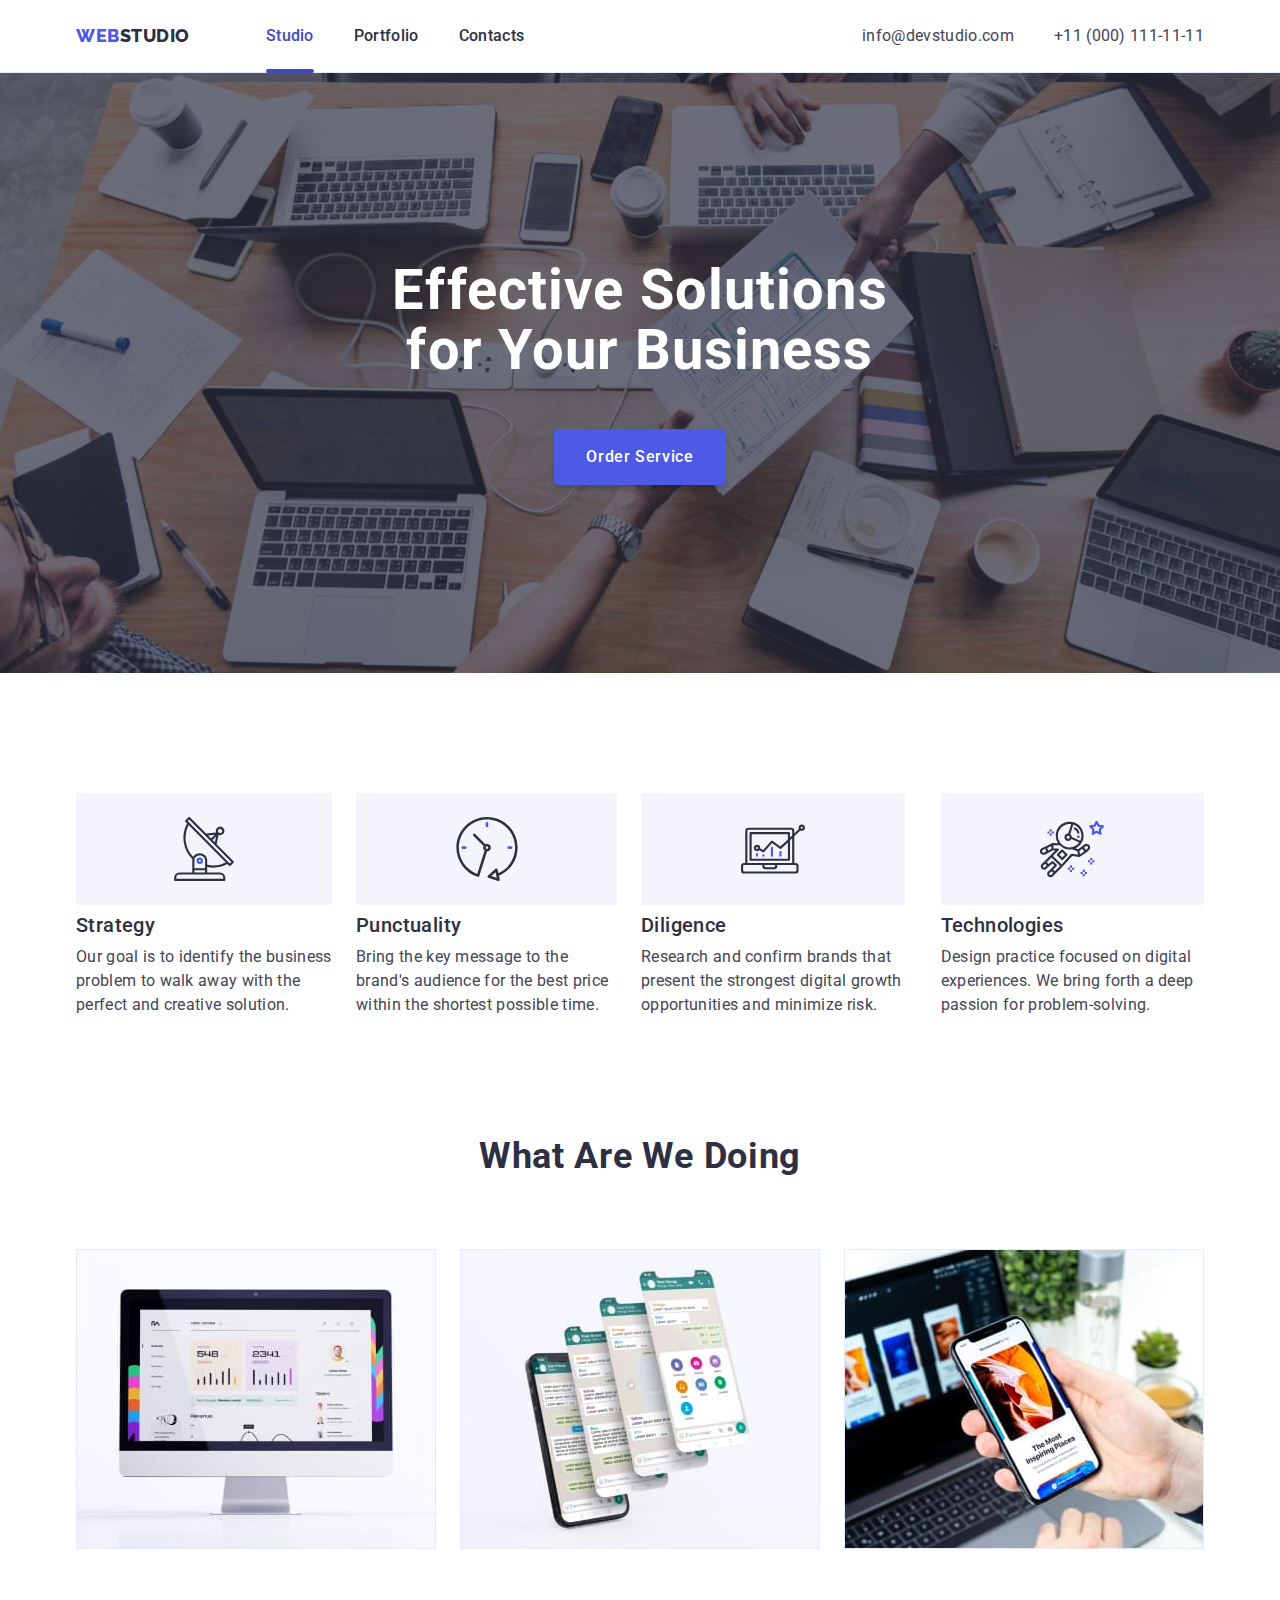
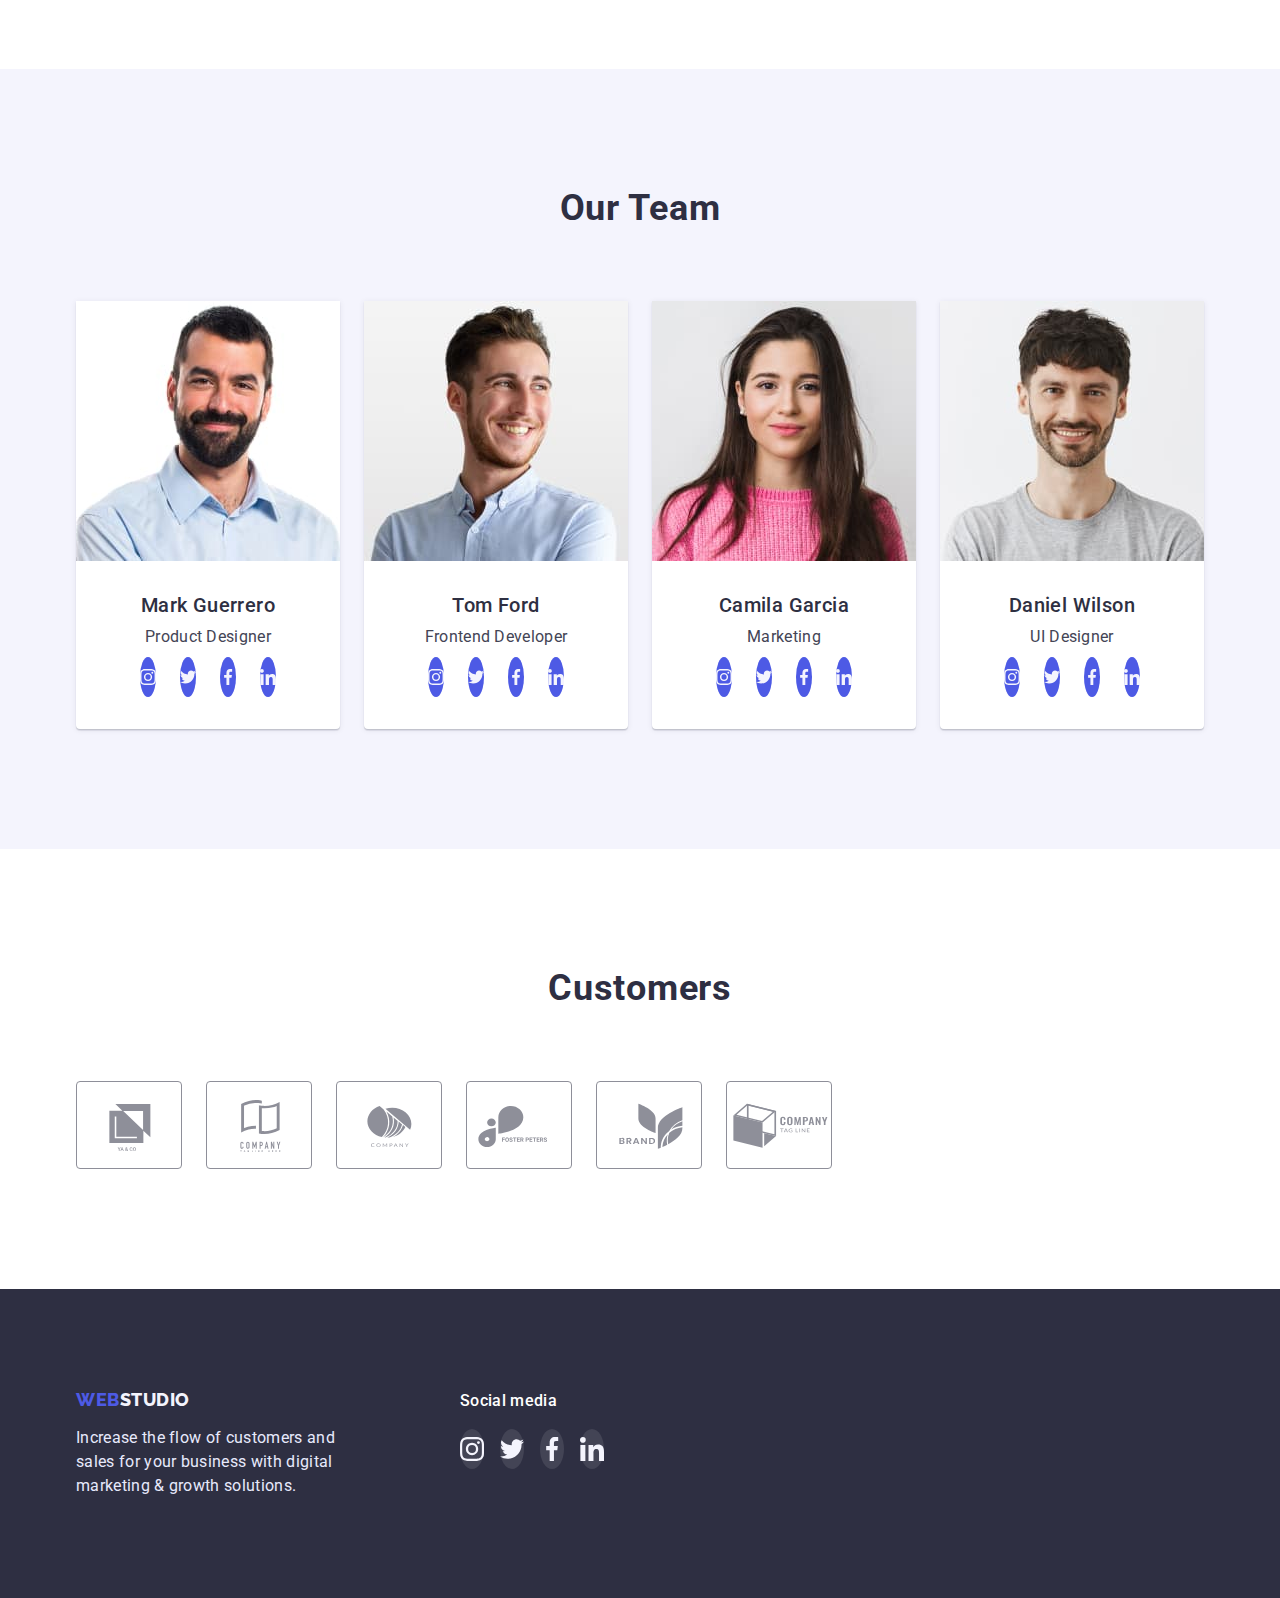
<file: index.html>
<!DOCTYPE html>
<html lang="en">

<head>
    <meta charset="UTF-8">
    <meta http-equiv="X-UA-Compatible" content="IE=edge">
    <meta name="viewport" content="width=device-width, initial-scale=1.0">
    <title>WebStudio</title>
    <link rel="preconnect" href="https://fonts.googleapis.com">
    <link rel="preconnect" href="https://fonts.gstatic.com" crossorigin>
    <link
        href="https://fonts.googleapis.com/css2?family=Raleway:wght@800&family=Roboto:wght@400;500;700;900&display=swap"
        rel="stylesheet">
    <link rel="stylesheet"
        href="https://cdnjs.cloudflare.com/ajax/libs/modern-normalize/1.1.0/modern-normalize.min.css">
    <link rel="stylesheet" href="./css/styles.css">
</head>

<body>
    <!--Шапка сайту-->
    <header class="header">
        <div class="container nav-container">
            <nav class="header-nav">
                <a href="./index.html" class="link logo logo-link">Web<span class="logo-web">Studio</span>
                </a>
                <ul class="site-nav list">
                    <li class="item"><a href="./index.html" class="current nav-link link header-link">Studio</a></li>
                    <li class="item"><a href="./portfolio.html" class="nav-link link header-link">Portfolio</a></li>
                    <li class="item"><a href="" class="nav-link link header-link">Contacts</a></li>
                </ul>
            </nav>
            <address class="address">
                <ul class="header-adress list">
                    <li class="address-item"><a href="mailto:info@devstudio.com"
                            class="address-link link header-link">info@devstudio.com</a></li>
                    <li class="address-item"><a href="tel:+110001111111" class="address-link link header-link">+11 (000)
                            111-11-11</a></li>
                </ul>
            </address>
        </div>
    </header>
    <!--Секція 1-герой-->
    <main>
        <section class="hero">
            <div class="container">
                <h1 class="title-hero">Effective Solutions for Your Business</h1>
                <button type="button" class="button btn" data-modal-open>Order Service</button>
            </div>
        </section>
        <!--Секція 2-->
        <section class="section features-section">
            <div class="container">
                <h2 class="visually-hidden">Our features</h2>
                <ul class="main-list list">
                    <li class="features-item">
                        <div class="features-icon">
                            <svg width="64" height="64">
                                <use href="./images/symboldefs.svg#icon-antenna"></use>
                            </svg>
                        </div>
                        <h3 class="section-title">Strategy</h3>
                        <p class="section-text">
                            Our goal is to identify the business problem to walk away with the
                            perfect and creative solution.
                        </p>
                    </li>
                    <li class="features-item">
                        <div class="features-icon"><svg width="64" height="64">
                                <use href="./images/symboldefs.svg#icon-clock"></use>
                            </svg></div>
                        <h3 class="section-title">Punctuality</h3>
                        <p class="section-text">
                            Bring the key message to the brand's audience for the best price
                            within the shortest possible time.
                        </p>
                    </li>
                    <li class="features-item">
                        <div class="features-icon"><svg width="64" height="64">
                                <use href="./images/symboldefs.svg#icon-diagram"></use>
                            </svg></div>
                        <h3 class="section-title">Diligence</h3>
                        <p class="section-text">
                            Research and confirm brands that present the strongest digital
                            growth opportunities and minimize risk.
                        </p>
                    </li>
                    <li class="features-item">
                        <div class="features-icon"><svg width="64" height="64">
                                <use href="./images/symboldefs.svg#icon-astronaut"></use>
                            </svg>

                        </div>
                        <h3 class="section-title">Technologies</h3>
                        <p class="section-text">
                            Design practice focused on digital experiences. We bring forth a
                            deep passion for problem-solving.
                        </p>
                    </li>
                </ul>
            </div>
        </section>
        <!--Секція 3-->
        <section class="section">
            <div class="container">
                <h2 class="title">What are we doing</h2>
                <ul class="main-list list">
                    <li class="main-item">
                        <img src="./images/img1.jpg" alt="Сomputer monitor" width="360">
                    </li>
                    <li class="main-item">
                        <img src="./images/img2.jpg" alt="Mobile app" width="360">
                    </li>
                    <li class="main-item">
                        <img src="./images/img3.jpg" alt="Laptop and phone" width="360">
                    </li>
                </ul>
            </div>
        </section>
        <!--Секція 4-->

        <section class="section section-team">
            <div class="container">
                <h2 class="title">Our Team</h2>

                <ul class="main-list list">
                    <li class="team-item">
                        <img src="./images/img4.jpg" alt="Mark Guerrero photo" width="264" height="260">
                        <div class="team-text">
                            <h3 class="section-title">Mark Guerrero</h3>
                            <p class="section-text">Product Designer</p>
                            <ul class="list team-list">
                                <li class="team-item-icon"><a href="" class="team-link"><svg width="16" height="16">
                                            <use href="./images/symboldefs.svg#icon-instagram"></use>
                                        </svg></a></li>
                                <li class="team-item-icon"><a href="" class="team-link"><svg width="16" height="16">
                                            <use href="./images/symboldefs.svg#icon-twitter"></use>
                                        </svg></a></li>
                                <li class="team-item-icon"><a href="" class="team-link"><svg width="16" height="16">
                                            <use href="./images/symboldefs.svg#icon-facebook"></use>
                                        </svg></a></li>
                                <li class="team-item-icon"><a href="" class="team-link"><svg width="16" height="16">
                                            <use href="./images/symboldefs.svg#icon-linkedin"></use>
                                        </svg></a></li>
                            </ul>
                        </div>
                    </li>
                    <li class="team-item">
                        <img src="./images/img5.jpg" alt="Tom Ford photo" width="264" height="260">
                        <div class="team-text">
                            <h3 class="section-title">Tom Ford</h3>
                            <p class="section-text">Frontend Developer</p>
                            <ul class="list team-list">
                                <li class="team-item-icon"><a href="" class="team-link"><svg width="16" height="16">
                                            <use href="./images/symboldefs.svg#icon-instagram"></use>
                                        </svg></a></li>
                                <li class="team-item-icon"><a href="" class="team-link"><svg width="16" height="16">
                                            <use href="./images/symboldefs.svg#icon-twitter"></use>
                                        </svg></a></li>
                                <li class="team-item-icon"><a href="" class="team-link"><svg width="16" height="16">
                                            <use href="./images/symboldefs.svg#icon-facebook"></use>
                                        </svg></a></li>
                                <li class="team-item-icon"><a href="" class="team-link"><svg width="16" height="16">
                                            <use href="./images/symboldefs.svg#icon-linkedin"></use>
                                        </svg></a></li>
                            </ul>
                        </div>
                    </li>
                    <li class="team-item">
                        <img src="./images/img6.jpg" alt="Camila Garcia photo" width="264" height="260">
                        <div class="team-text">
                            <h3 class="section-title">Camila Garcia</h3>
                            <p class="section-text">Marketing</p>
                            <ul class="list team-list">
                                <li class="team-item-icon"><a href="" class="team-link"><svg width="16" height="16">
                                            <use href="./images/symboldefs.svg#icon-instagram"></use>
                                        </svg></a></li>
                                <li class="team-item-icon"><a href="" class="team-link"><svg width="16" height="16">
                                            <use href="./images/symboldefs.svg#icon-twitter"></use>
                                        </svg></a></li>
                                <li class="team-item-icon"><a href="" class="team-link"><svg width="16" height="16">
                                            <use href="./images/symboldefs.svg#icon-facebook"></use>
                                        </svg></a></li>
                                <li class="team-item-icon"><a href="" class="team-link"><svg width="16" height="16">
                                            <use href="./images/symboldefs.svg#icon-linkedin"></use>
                                        </svg></a></li>
                            </ul>
                        </div>
                    </li>
                    <li class="team-item">
                        <img src="./images/img7.jpg" alt="Daniel Wilson photo" width="264" height="260">
                        <div class="team-text">
                            <h3 class="section-title">Daniel Wilson</h3>
                            <p class="section-text">UI Designer</p>
                            <ul class="list team-list">
                                <li class="team-item-icon"><a href="" class="team-link"><svg width="16" height="16">
                                            <use href="./images/symboldefs.svg#icon-instagram"></use>
                                        </svg></a></li>
                                <li class="team-item-icon"><a href="" class="team-link"><svg width="16" height="16">
                                            <use href="./images/symboldefs.svg#icon-twitter"></use>
                                        </svg></a></li>
                                <li class="team-item-icon"><a href="" class="team-link"><svg width="16" height="16">
                                            <use href="./images/symboldefs.svg#icon-facebook"></use>
                                        </svg></a></li>
                                <li class="team-item-icon"><a href="" class="team-link"><svg width="16" height="16">
                                            <use href="./images/symboldefs.svg#icon-linkedin"></use>
                                        </svg></a></li>
                            </ul>
                        </div>
                    </li>
                </ul>
            </div>
        </section>
        <!-- Секція 5 -->
        <section class="section">
            <div class="container">
                <h2 class="title">Customers</h2>
                <ul class="list customers-list">
                    <li class="customers-item"><a href="" class="customers-link"><svg width="104" height="56"
                                class="customers-icon">
                                <use href="./images/symboldefs.svg#icon-logo"></use>
                            </svg></a></li>
                    <li class="customers-item"><a href="" class="customers-link"><svg width="104" height="56"
                                class="customers-icon">
                                <use href="./images/symboldefs.svg#icon-logo2"></use>
                            </svg></a></li>
                    <li class="customers-item"><a href="" class="customers-link"><svg width="104" height="56"
                                class="customers-icon">
                                <use href="./images/symboldefs.svg#icon-logo3"></use>
                            </svg></a></li>
                    <li class="customers-item"><a href="" class="customers-link"><svg width="104" height="56"
                                class="customers-icon">
                                <use href="./images/symboldefs.svg#icon-logo4"></use>
                            </svg></a></li>
                    <li class="customers-item"><a href="" class="customers-link"><svg width="104" height="56"
                                class="customers-icon">
                                <use href="./images/symboldefs.svg#icon-logo5"></use>
                            </svg></a></li>
                    <li class="customers-item"><a href="" class="customers-link"><svg width="104" height="56"
                                class="customers-icon">
                                <use href="./images/symboldefs.svg#icon-logo6"></use>
                            </svg></a></li>
                </ul>
            </div>
        </section>
    </main>
    <!--Футер-->
    <footer class="footer">
        <div class="container footer-container">
            <div>
                <a href="./index.html" class="footer-link link logo">Web<span class="studio">Studio</span></a>
                <p class="section-text footer-text">
                    Increase the flow of customers and sales for your business with digital
                    marketing & growth solutions.
                </p>

            </div>
            <div>
                <p class="media-text">Social media</p>
                <ul class="list footer-list">
                    <li class="media-item"><a href="" class="media-link"><svg width="24" height="24">
                                <use href="./images/symboldefs.svg#icon-instagram"></use>
                            </svg></a></li>
                    <li class="media-item"><a href="" class="media-link"><svg width="24" height="24">
                                <use href="./images/symboldefs.svg#icon-twitter"></use>
                            </svg></a></li>
                    <li class="media-item"><a href="" class="media-link"><svg width="24" height="24">
                                <use href="./images/symboldefs.svg#icon-facebook"></use>
                            </svg></a></li>
                    <li class="media-item"><a href="" class="media-link"><svg width="24" height="24">
                                <use href="./images/symboldefs.svg#icon-linkedin"></use>
                            </svg></a></li>
                </ul>
            </div>
        </div>
    </footer>
    <div class="is-hidden backdrop" data-modal>
        <div class="modal">
            <button type="button" class="modal-btn" data-modal-close>
                <svg width="8" height="8" class="close-icon">
                    <use href="./images/symboldefs.svg#icon-close"></use>
                </svg></button>
        </div>
    </div>
    <script src="./js/modal.js"></script>
</body>

</html>
</file>
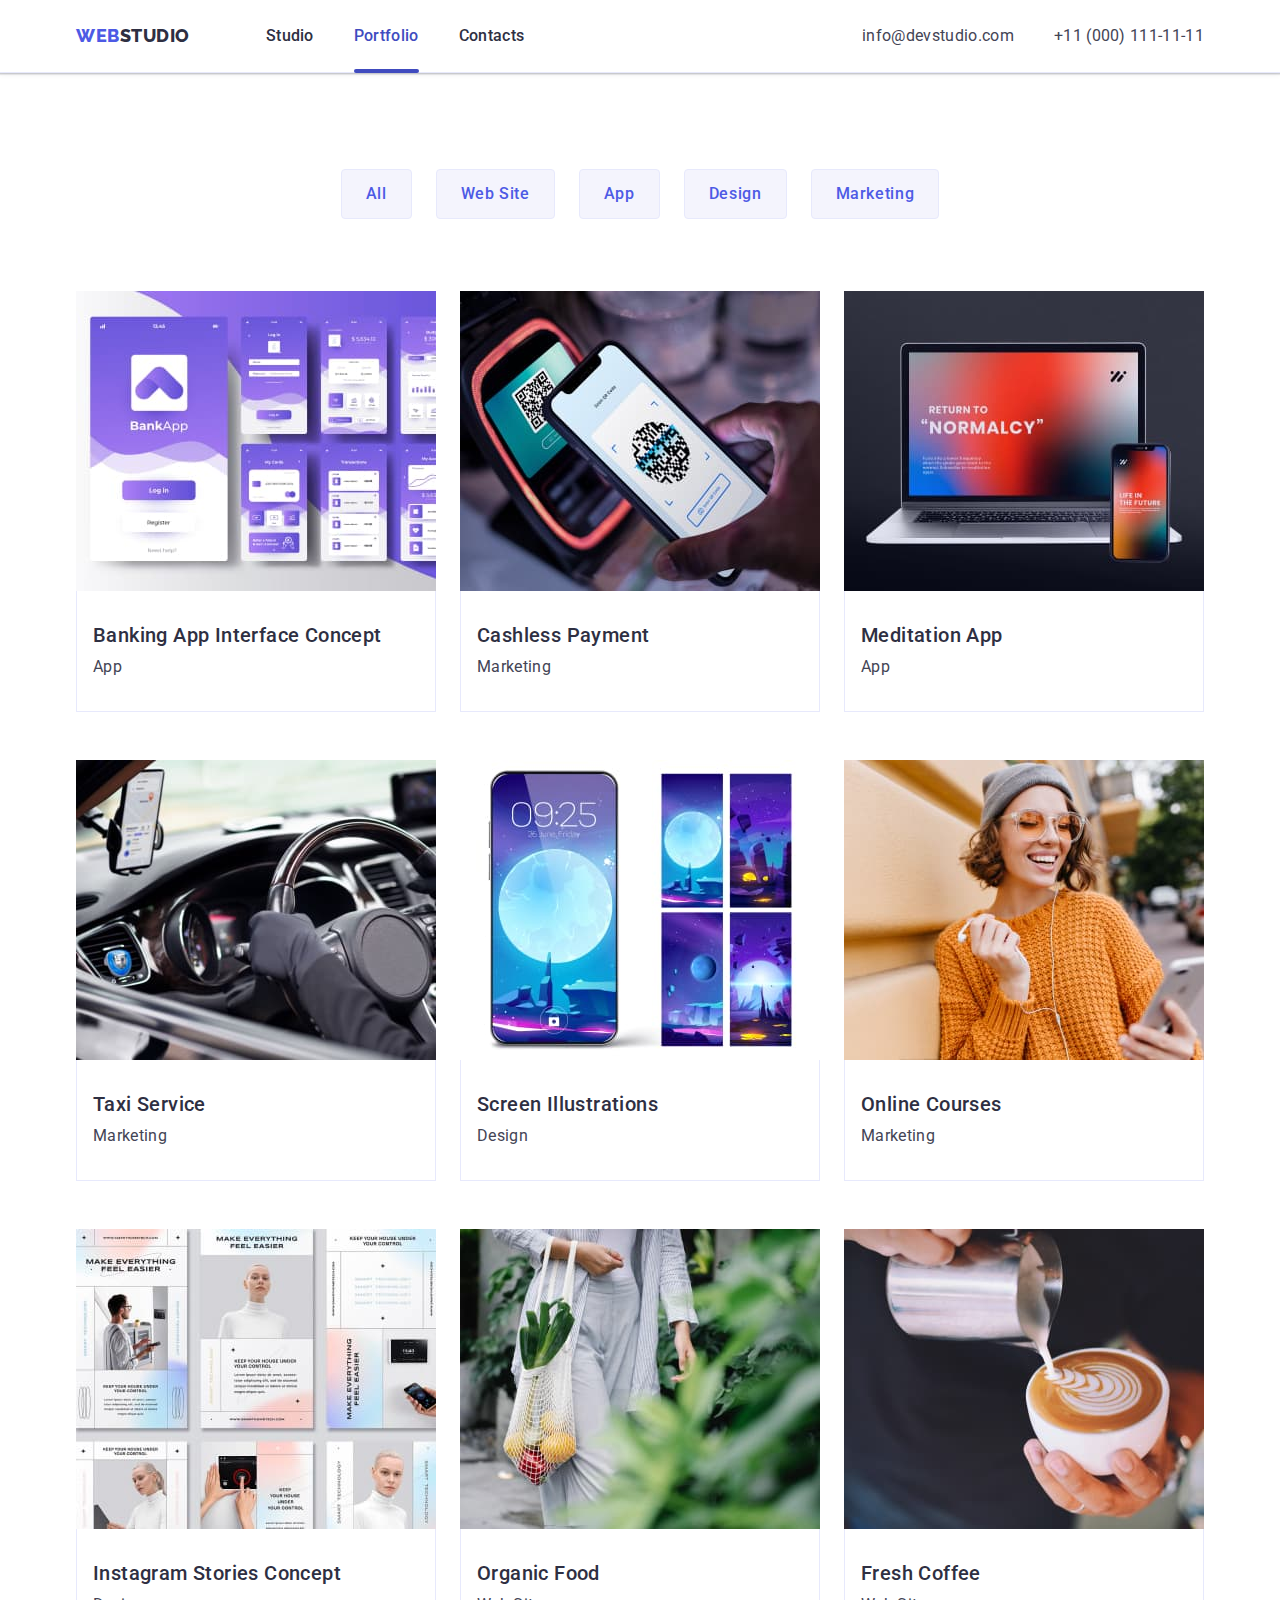
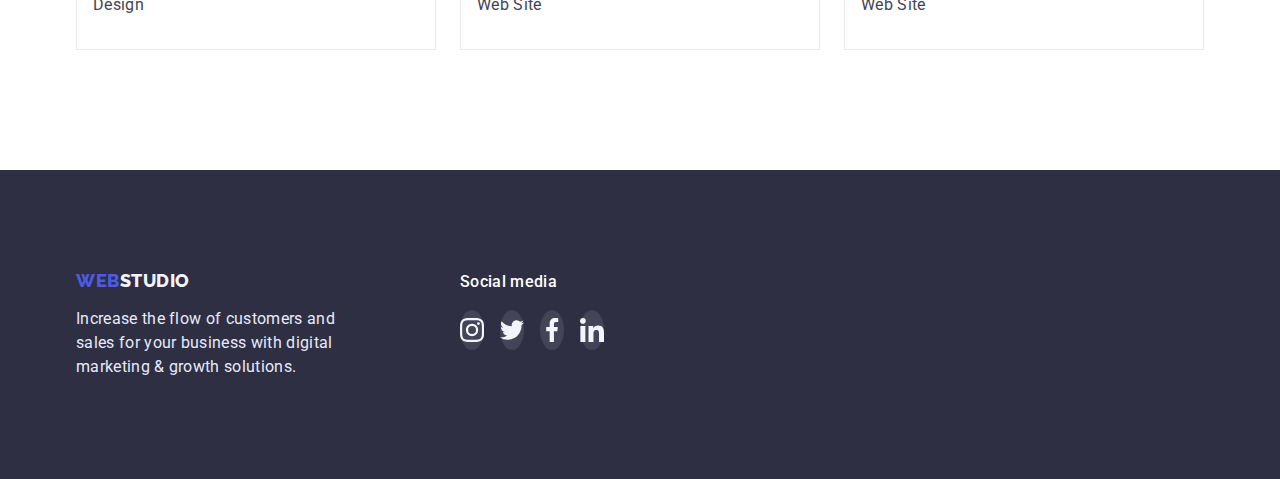
<file: portfolio.html>
<!DOCTYPE html>
<html lang="en">

<head>
    <meta charset="UTF-8">
    <meta http-equiv="X-UA-Compatible" content="IE=edge">
    <meta name="viewport" content="width=device-width, initial-scale=1.0">
    <title>WebStudio</title>
    <link rel="preconnect" href="https://fonts.googleapis.com">
    <link rel="preconnect" href="https://fonts.gstatic.com" crossorigin>
    <link
        href="https://fonts.googleapis.com/css2?family=Raleway:wght@800&family=Roboto:wght@400;500;700;900&display=swap"
        rel="stylesheet">
    <link rel="stylesheet"
        href="https://cdnjs.cloudflare.com/ajax/libs/modern-normalize/1.1.0/modern-normalize.min.css">
    <link rel="stylesheet" href="./css/styles.css">
</head>

<body>
    <!--Шапка сайту-->
    <header class="header">
        <div class="container nav-container">
            <nav class="header-nav">
                <a href="./index.html" class="link logo logo-link">Web<span class="logo-web">Studio</span></a>
                <ul class="site-nav list">
                    <li class="item"><a href="./index.html" class="nav-link link header-link">Studio</a></li>
                    <li class="item"><a href="./portfolio.html" class="current nav-link link header-link">Portfolio</a>
                    </li>
                    <li class="item"><a href="" class="nav-link link header-link">Contacts</a></li>
                </ul>
            </nav>
            <address class="address">
                <ul class="header-adress list">
                    <li class="address-item"><a href="mailto:info@devstudio.com"
                            class="address-link link header-link">info@devstudio.com</a></li>
                    <li class="address-item"><a href="tel:+110001111111" class="address-link link header-link">+11 (000)
                            111-11-11</a></li>
                </ul>
            </address>
        </div>
    </header>

    <main>
        <section class="portfolio-section">
            <div class="container">
                <h1 class="visually-hidden">Our services</h1>
                <ul class="list container-list">
                    <li><button type="button" class="list-button btn">All</button></li>
                    <li><button type="button" class="list-button btn">Web Site</button></li>
                    <li><button type="button" class="list-button btn">App</button></li>
                    <li><button type="button" class="list-button btn">Design</button></li>
                    <li><button type="button" class="list-button btn">Marketing</button></li>
                </ul>
                <ul class="list portfolio-list">
                    <li class="portfolio-item"><a href="" class="link portfolio-link">
                            <div class="card"><img src="./images/img8.jpg" alt=" App interface" width="360">

                                <p class="card-text">14 Stylish and User-Friendly App Design Concepts · Task Manager
                                    App · Calorie Tracker
                                    App · Exotic Fruit Ecommerce App ·
                                    Cloud Storage App</p>

                            </div>
                            <div class="card-content">
                                <h2 class="section-title">Banking App Interface Concept</h2>
                                <p class="section-text">App</p>
                            </div>
                        </a>

                    </li>
                    <li class="portfolio-item"><a href="" class="link portfolio-link">
                            <div class="card"><img src="./images/img9.jpg" alt="Payment by phone" width="360">
                                <p class="card-text">14 Stylish and User-Friendly App Design Concepts · Task Manager
                                    App · Calorie Tracker
                                    App · Exotic Fruit Ecommerce App ·
                                    Cloud Storage App</p>

                            </div>
                            <div class="card-content">
                                <h2 class="section-title">Cashless Payment</h2>
                                <p class="section-text">Marketing</p>
                            </div>
                        </a>

                    </li>
                    <li class="portfolio-item">
                        <a href="" class="link portfolio-link">
                            <div class="card"><img src="./images/img10.jpg" alt="Laptop and phone" width="360">
                                <p class="card-text">14 Stylish and User-Friendly App Design Concepts · Task Manager
                                    App · Calorie Tracker
                                    App · Exotic Fruit Ecommerce App ·
                                    Cloud Storage App</p>

                            </div>
                            <div class="card-content">
                                <h2 class="section-title">Meditation App</h2>
                                <p class="section-text">App</p>
                            </div>
                        </a>

                    </li>
                    <li class="portfolio-item"><a href="" class="link portfolio-link">
                            <div class="card"><img src="./images/img11.jpg" alt="Taxi Service" width="360">
                                <p class="card-text">14 Stylish and User-Friendly App Design Concepts · Task Manager
                                    App · Calorie Tracker
                                    App · Exotic Fruit Ecommerce App ·
                                    Cloud Storage App</p>

                            </div>
                            <div class="card-content">
                                <h2 class="section-title">Taxi Service</h2>
                                <p class="section-text">Marketing</p>
                            </div>
                        </a>

                    </li>
                    <li class="portfolio-item"><a href="" class="link portfolio-link">
                            <div class="card"><img src="./images/img12.jpg" alt="Phone and screen illustration"
                                    width="360">
                                <p class="card-text">14 Stylish and User-Friendly App Design Concepts · Task Manager
                                    App · Calorie Tracker
                                    App · Exotic Fruit Ecommerce App ·
                                    Cloud Storage App</p>

                            </div>
                            <div class="card-content">
                                <h2 class="section-title">Screen Illustrations</h2>
                                <p class="section-text">Design</p>
                            </div>
                        </a>

                    </li>
                    <li class="portfolio-item"><a href="" class="link portfolio-link">
                            <div class="card"><img src="./images/img13.jpg" alt="Girl with headphones" width="360">
                                <p class="card-text">14 Stylish and User-Friendly App Design Concepts · Task Manager
                                    App · Calorie Tracker
                                    App · Exotic Fruit Ecommerce App ·
                                    Cloud Storage App</p>

                            </div>
                            <div class="card-content">
                                <h2 class="section-title">Online Courses</h2>
                                <p class="section-text">Marketing</p>
                            </div>
                        </a>

                    </li>
                    <li class="portfolio-item"><a href="" class="link portfolio-link">
                            <div class="card"><img src="./images/img14.jpg" alt="Screenshots" width="360">
                                <p class="card-text">14 Stylish and User-Friendly App Design Concepts · Task Manager
                                    App · Calorie Tracker
                                    App · Exotic Fruit Ecommerce App ·
                                    Cloud Storage App</p>

                            </div>
                            <div class="card-content">
                                <h2 class="section-title">Instagram Stories Concept</h2>
                                <p class="section-text">Design</p>
                            </div>
                        </a>

                    </li>
                    <li class="portfolio-item"><a href="" class="link portfolio-link">
                            <div class="card"><img src="./images/img15.jpg" alt="Girl with organic food" width="360">
                                <p class="card-text">14 Stylish and User-Friendly App Design Concepts · Task Manager
                                    App · Calorie Tracker
                                    App · Exotic Fruit Ecommerce App ·
                                    Cloud Storage App</p>

                            </div>
                            <div class="card-content">
                                <h2 class="section-title">Organic Food</h2>
                                <p class="section-text">Web Site</p>
                            </div>
                        </a>

                    </li>
                    <li class="portfolio-item"><a href="" class="link portfolio-link">
                            <div class="card"><img src="./images/img16.jpg" alt="Coffee" width="360">
                                <p class="card-text">14 Stylish and User-Friendly App Design Concepts · Task Manager
                                    App · Calorie Tracker
                                    App · Exotic Fruit Ecommerce App ·
                                    Cloud Storage App</p>

                            </div>
                            <div class="card-content">
                                <h2 class="section-title">Fresh Coffee</h2>
                                <p class="section-text">Web Site</p>
                            </div>
                        </a>

                    </li>
                </ul>
            </div>

        </section>
    </main>
    <!--Футер-->
    <footer class="footer">
        <div class="container footer-container">
            <div>
                <a href="./index.html" class="footer-link link logo">Web<span class="studio">Studio</span></a>
                <p class="section-text footer-text">
                    Increase the flow of customers and sales for your business with digital
                    marketing & growth solutions.
                </p>
            </div>
            <div>
                <p class="media-text">Social media</p>
                <ul class="list footer-list">
                    <li class="media-item"><a href="" class="media-link"><svg width="24" height="24">
                                <use href="./images/symboldefs.svg#icon-instagram"></use>
                            </svg></a></li>
                    <li class="media-item"><a href="" class="media-link"><svg width="24" height="24">
                                <use href="./images/symboldefs.svg#icon-twitter"></use>
                            </svg></a></li>
                    <li class="media-item"><a href="" class="media-link"><svg width="24" height="24">
                                <use href="./images/symboldefs.svg#icon-facebook"></use>
                            </svg></a></li>
                    <li class="media-item"><a href="" class="media-link"><svg width="24" height="24">
                                <use href="./images/symboldefs.svg#icon-linkedin"></use>
                            </svg></a></li>
                </ul>
            </div>
        </div>
    </footer>
</body>

</html>
</file>
<file: css/styles.css>
:root {
  --color-iris: #4d5ae5;
  --color-ocean: #404bbf;
  --color-navy-blue: #2e2f42;
  --color-green: #31d0aa;
  --color-slate: #434455;
  --color-light-slate: #8e8f99;
  --color-cornflower: #e7e9fc;
  --color-cloud: #f4f4fd;
  --color-navy-blue-modal: #2e2f42;
  --color-grey: #2e2f42;
  --color-white: #ffffff;
  --main-duration-and-function: 250ms cubic-bezier(0.4, 0, 0.2, 1);
}
body {
  background-color: var(--color-white);
  color: var(--color-slate);
  font-family: 'Roboto', sans-serif;
  letter-spacing: 0.02em;
}
h1,
h2,
h3,
p {
  margin: 0;
}
ul {
  margin: 0;
  padding-left: 0;
}
img {
  display: block;
  max-width: 100%;
  height: auto;
}
address {
  font-style: normal;
}
button {
  cursor: pointer;
}
/*------------ Components----------------*/
.list {
  list-style: none;
}
.section-title {
  font-weight: 500;
  font-size: 20px;
  line-height: 1.2;
  letter-spacing: 0.02em;
  color: var(--color-navy-blue);

  margin-bottom: 8px;
}
.title {
  font-size: 36px;
  line-height: 1.11;
  text-align: center;
  letter-spacing: 0.02em;
  text-transform: capitalize;
  color: var(--color-navy-blue);
  margin-bottom: 72px;
}
.section-text {
  font-size: 16px;
  line-height: 1.5;
  color: var(--color-slate);
}
.link {
  text-decoration: none;
}
.container {
  margin: 0 auto;
  max-width: 1158px;
  padding: 0 15px;
}
/*------------------header----------------*/
.header {
  border-bottom: 1px solid #e7e9fc;
  box-shadow: 0px 2px 1px rgba(46, 47, 66, 0.08),
    0px 1px 1px rgba(46, 47, 66, 0.16), 0px 1px 6px rgba(46, 47, 66, 0.08);
}
.logo {
  font-family: 'Raleway', sans-serif;
  font-weight: 800;
  font-size: 18px;
  line-height: 1.17;
  letter-spacing: 0.03em;
  text-transform: uppercase;
  color: var(--color-iris);
}
.logo-link {
  padding-top: 24px;
  padding-bottom: 24px;
  margin-right: 76px;
}
.logo-web {
  color: var(--color-navy-blue);
}
.nav-link {
  font-weight: 500;
  color: var(--color-navy-blue);
}
.header-link {
  font-size: 16px;
  line-height: 1.5;

  padding-top: 24px;
  padding-bottom: 24px;
  display: block;

  transition: color var(--main-duration-and-function);
}
.header-link:hover,
.header-link:focus {
  color: var(--color-ocean);
}
.address-link {
  color: var(--color-slate);
}
.address-item:not(:last-child) {
  margin-right: 40px;
}
.site-nav {
  display: flex;
  align-items: center;
  gap: 40px;
}
.header-adress {
  display: flex;
  align-items: center;
}
.nav-container {
  display: flex;
  align-items: center;
}
.header-nav {
  display: flex;
  align-items: center;
  margin-right: auto;
}
.visually-hidden {
  position: absolute;
  width: 1px;
  height: 1px;
  margin: -1px;
  border: 0;
  padding: 0;
  white-space: nowrap;
  clip-path: inset(100%);
  clip: rect(0 0 0 0);
  overflow: hidden;
}
.current {
  color: #404bbf;
  position: relative;
}

.current::after {
  content: '';
  position: absolute;
  bottom: -1px;
  left: 0;
  width: 100%;
  height: 4px;
  background-color: var(--color-ocean);
  border-radius: 2px;
}
/*---------------------Секція 1-герой------------------*/
.hero {
  margin: 0 auto;
  padding-top: 188px;
  padding-bottom: 188px;
  text-align: center;
  max-width: 1440px;

  background-color: var(--color-navy-blue);
  background-image: linear-gradient(
      rgba(46, 47, 66, 0.7),
      rgba(46, 47, 66, 0.7)
    ),
    url(../images/people-office.jpg);
}
.title-hero {
  font-size: 56px;
  line-height: 1.07;
  text-align: center;
  letter-spacing: 0.02em;
  color: var(--color-white);

  max-width: 496px;
  margin-left: auto;
  margin-right: auto;
  margin-bottom: 48px;
}
.button {
  background-color: var(--color-iris);
  color: var(--color-white);

  min-width: 169px;
  padding: 16px 32px;
  border-radius: 4px;
  border: none;
  box-shadow: 0px 4px 4px rgba(0, 0, 0, 0.15);

  transition: background-color var(--main-duration-and-function),
    box-shadow var(--main-duration-and-function);
}
.btn {
  font-family: inherit;
  font-weight: 500;
  font-size: 16px;
  line-height: 1.5;
  letter-spacing: 0.04em;
  text-align: center;
}
.button:hover,
.button:focus {
  background-color: var(--color-ocean);
  box-shadow: 0px 4px 4px rgba(0, 0, 0, 0.15);
}
/* --------------Секція 2---------------- */
.section {
  padding-top: 120px;
  padding-bottom: 120px;
}
.features-section {
  padding-bottom: 0;
}
.main-list {
  display: flex;
  gap: 24px;
}
.features-item {
  flex-basis: calc((100%-3 * 24px) / 4);
}
.features-icon {
  background-color: #f4f4fd;
  max-width: 264px;
  height: 112px;

  display: flex;
  align-items: center;
  justify-content: center;
  margin-bottom: 8px;
}
/* -----------Секція 3------------------------ */
.main-item {
  flex-basis: calc((100%-2 * 24px) / 3);
}
/*------------------- Секція 4-------------------- */
.section-team {
  background-color: var(--color-cloud);
}
.team-text {
  padding: 32px 16px;
  text-align: center;
}
.team-item {
  background-color: var(--color-white);
  border-radius: 0px 0px 4px 4px;
  box-shadow: 0px 1px 6px rgba(46, 47, 66, 0.08),
    0px 1px 1px rgba(46, 47, 66, 0.16), 0px 2px 1px rgba(46, 47, 66, 0.08);

  flex-basis: calc((100%-3 * 24px) / 4);
}
.team-list {
  display: flex;
  align-items: center;
  justify-content: center;
  gap: 24px;
  margin-top: 8px;
}
.team-link {
  display: flex;
  align-items: center;
  justify-content: center;

  width: 100%;
  height: 100%;
  background-color: var(--color-iris);
  border-radius: 50%;

  transition: background-color var(--main-duration-and-function);
}
.team-link:hover,
.team-link:focus {
  background-color: var(--color-ocean);
}
.team-item-icon {
  height: 40px;
  flex-basis: calc((100%-3 * 24px) / 4);
}
/* ----------------Секція 5----------- */

.customers-list {
  display: flex;
  gap: 24px;
}
.customers-item {
  height: 88px;
  flex-basis: calc((100%-5 * 24px) / 6);
}
.customers-link {
  display: flex;
  align-items: center;
  justify-content: center;

  width: 100%;
  height: 100%;
  border: 1px solid #8e8f99;
  border-radius: 4px;
  color: var(--color-light-slate);

  transition: border-color var(--main-duration-and-function),
    color var(--main-duration-and-function);
}
.customers-link:hover,
.customers-link:focus {
  border-color: var(--color-ocean);
  color: var(--color-ocean);
}
.customers-icon {
  fill: currentColor;
}

/*------------------ Футер------------------------- */
.footer {
  background-color: var(--color-navy-blue);

  padding-top: 100px;
  padding-bottom: 100px;
}
.footer-container {
  display: flex;
  align-items: baseline;
  gap: 120px;
}
.studio {
  color: var(--color-cloud);
}
.footer-text {
  color: var(--color-cornflower);
  width: 264px;
}
.footer-link {
  display: block;
  margin-bottom: 16px;
}
.footer-list {
  display: flex;
  gap: 16px;
  width: 208px;
}
.media-link {
  display: flex;
  align-items: center;
  justify-content: center;
  width: 100%;
  height: 100%;
  background-color: rgba(255, 255, 255, 0.1);
  border-radius: 50%;

  transition: background-color var(--main-duration-and-function);
}
.media-link:hover,
.media-link:focus {
  background-color: var(--color-green);
}
.media-item {
  height: 40px;
  flex-basis: calc((100%-16px * 3) / 4);
}
.media-text {
  font-weight: 500;
  font-size: 16px;
  line-height: 1.5;

  color: #ffffff;
  margin-bottom: 16px;
}
/* ------------модальне вікно--------- */
.backdrop {
  position: fixed;
  top: 0;
  left: 0;
  width: 100%;
  height: 100%;
  background-color: rgba(46, 47, 66, 0.4);

  transition: opacity var(--main-duration-and-function),
    visibility var(--main-duration-and-function);
}
.backdrop.is-hidden .modal {
  transform: translate(-50%, -50%) scale(1.2);
  transition: transform var(--main-duration-and-function);
}
.modal {
  position: absolute;
  top: 50%;
  left: 50%;
  transform: translate(-50%, -50%) scale(1.1);
  transition: transform var(--main-duration-and-function);

  min-width: 408px;
  min-height: 576px;
  background-color: #fcfcfc;
  box-shadow: 0px 1px 1px rgba(0, 0, 0, 0.14), 0px 1px 3px rgba(0, 0, 0, 0.12),
    0px 2px 1px rgba(0, 0, 0, 0.2);
  border-radius: 4px;
}
.backdrop.is-hidden {
  opacity: 0;
  visibility: hidden;
  pointer-events: none;
}
.close-icon {
  position: absolute;
  top: 50%;
  left: 50%;
  transform: translate(-50%, -50%);
  fill: currentColor;
}
.modal-btn {
  position: absolute;
  top: 24px;
  right: 24px;
  width: 24px;
  height: 24px;
  background-color: var(--color-cornflower);
  border: 1px solid rgba(0, 0, 0, 0.1);
  border-radius: 50%;
  cursor: pointer;
  color: var(--color-navy-blue);

  transition: background-color var(--main-duration-and-function),
    color var(--main-duration-and-function),
    border-color var(--main-duration-and-function);
}
.modal-btn:hover,
.modal-btn:focus {
  background-color: var(--color-ocean);
  color: var(--color-white);
  border-color: transparent;
}
/*-------------- Portfolio------------ */
.list-button {
  color: var(--color-iris);
  background-color: var(--color-cloud);

  border-radius: 4px;
  padding: 12px 24px;
  border: 1px solid #e7e9fc;

  transition: background-color var(--main-duration-and-function),
    color var(--main-duration-and-function),
    box-shadow var(--main-duration-and-function),
    border-color var(--main-duration-and-function);
}
.list-button:hover,
.list-button:focus {
  background-color: var(--color-ocean);
  color: var(--color-white);
  border-color: transparent;
  box-shadow: 0px 3px 1px rgba(0, 0, 0, 0.1), 0px 2px 1px rgba(0, 0, 0, 0.08),
    0px 2px 2px rgba(0, 0, 0, 0.12);
}
.container-list {
  display: flex;
  justify-content: center;
  margin-bottom: 72px;
  gap: 24px;
}
.portfolio-link {
  display: block;

  transition: box-shadow var(--main-duration-and-function);
}
.portfolio-section {
  padding-top: 96px;
  padding-bottom: 120px;
}
.portfolio-list {
  display: flex;
  flex-wrap: wrap;
  column-gap: 24px;
  row-gap: 48px;
}
.portfolio-item {
  max-width: 360px;
}
.portfolio-link:hover,
.portfolio-link:focus {
  box-shadow: 0px 1px 6px rgba(46, 47, 66, 0.08),
    0px 1px 1px rgba(46, 47, 66, 0.16), 0px 2px 1px rgba(46, 47, 66, 0.08);
}
.card-content {
  padding: 32px 16px 32px 16px;
  border-right: 1px solid #e7e9fc;
  border-bottom: 1px solid #e7e9fc;
  border-left: 1px solid #e7e9fc;
}
.card {
  position: relative;
  overflow: hidden;
}
.card-text {
  font-size: 16px;
  line-height: 1.5;
  color: var(--color-cloud);

  position: absolute;
  background-color: var(--color-iris);
  top: 0;
  left: 0;
  width: 100%;
  height: 100%;
  padding: 40px 32px 164px;
  overflow: auto;
  transition: transform var(--main-duration-and-function);
  transform: translateY(100%);
}
.portfolio-link:hover .card-text,
.portfolio-link:focus .card-text {
  transform: translateY(0);
}
</file>
